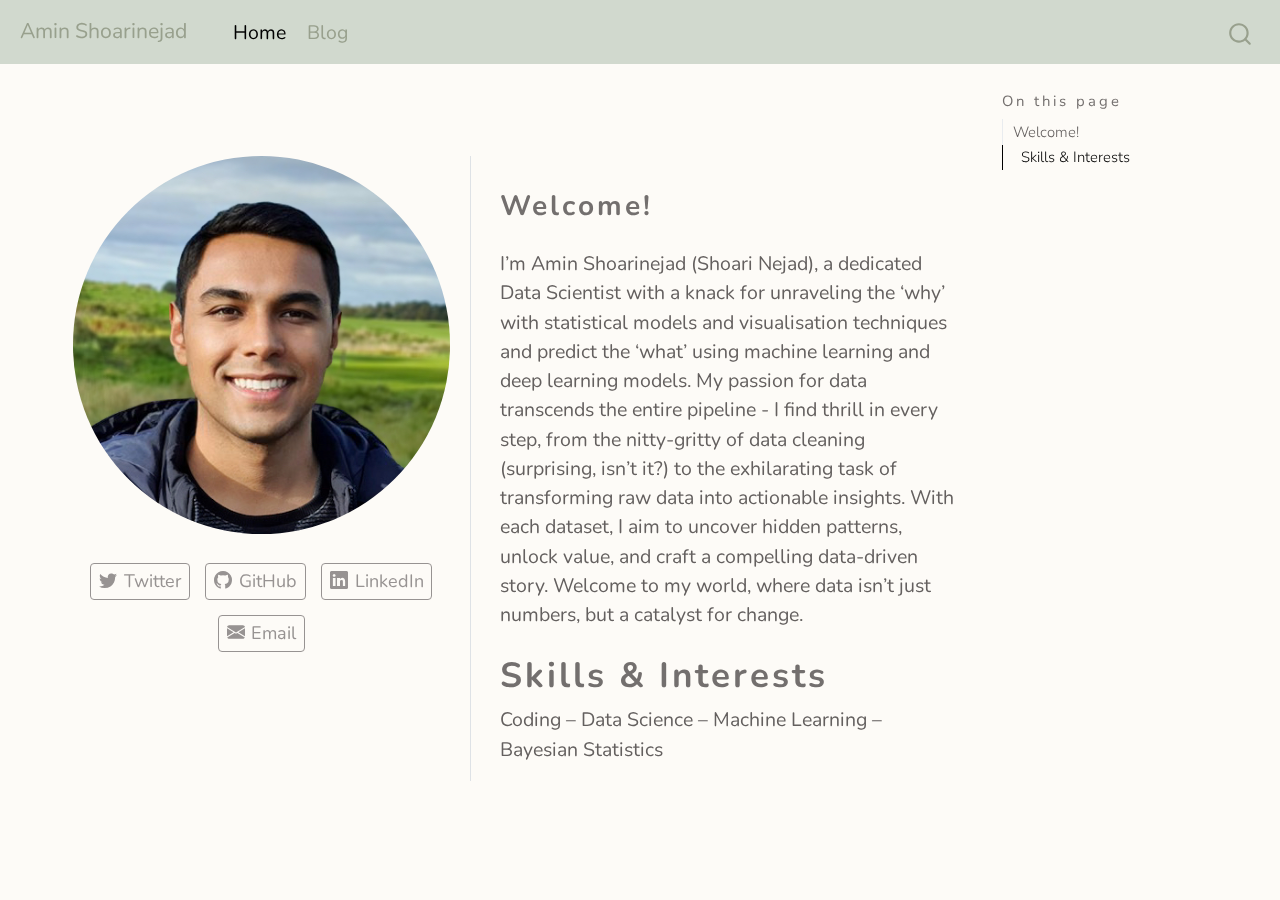
<file: docs/index.html>
<!DOCTYPE html>
<html xmlns="http://www.w3.org/1999/xhtml" lang="en" xml:lang="en"><head>

<meta charset="utf-8">
<meta name="generator" content="quarto-1.3.433">

<meta name="viewport" content="width=device-width, initial-scale=1.0, user-scalable=yes">


<title>Amin Shoarinejad</title>
<style>
code{white-space: pre-wrap;}
span.smallcaps{font-variant: small-caps;}
div.columns{display: flex; gap: min(4vw, 1.5em);}
div.column{flex: auto; overflow-x: auto;}
div.hanging-indent{margin-left: 1.5em; text-indent: -1.5em;}
ul.task-list{list-style: none;}
ul.task-list li input[type="checkbox"] {
  width: 0.8em;
  margin: 0 0.8em 0.2em -1em; /* quarto-specific, see https://github.com/quarto-dev/quarto-cli/issues/4556 */ 
  vertical-align: middle;
}
</style>


<script src="site_libs/quarto-nav/quarto-nav.js"></script>
<script src="site_libs/quarto-nav/headroom.min.js"></script>
<script src="site_libs/clipboard/clipboard.min.js"></script>
<script src="site_libs/quarto-search/autocomplete.umd.js"></script>
<script src="site_libs/quarto-search/fuse.min.js"></script>
<script src="site_libs/quarto-search/quarto-search.js"></script>
<meta name="quarto:offset" content="./">
<script src="site_libs/quarto-html/quarto.js"></script>
<script src="site_libs/quarto-html/popper.min.js"></script>
<script src="site_libs/quarto-html/tippy.umd.min.js"></script>
<link href="site_libs/quarto-html/tippy.css" rel="stylesheet">
<link href="site_libs/quarto-html/quarto-syntax-highlighting.css" rel="stylesheet" id="quarto-text-highlighting-styles">
<script src="site_libs/bootstrap/bootstrap.min.js"></script>
<link href="site_libs/bootstrap/bootstrap-icons.css" rel="stylesheet">
<link href="site_libs/bootstrap/bootstrap.min.css" rel="stylesheet" id="quarto-bootstrap" data-mode="light">
<script id="quarto-search-options" type="application/json">{
  "location": "navbar",
  "copy-button": false,
  "collapse-after": 3,
  "panel-placement": "end",
  "type": "overlay",
  "limit": 20,
  "language": {
    "search-no-results-text": "No results",
    "search-matching-documents-text": "matching documents",
    "search-copy-link-title": "Copy link to search",
    "search-hide-matches-text": "Hide additional matches",
    "search-more-match-text": "more match in this document",
    "search-more-matches-text": "more matches in this document",
    "search-clear-button-title": "Clear",
    "search-detached-cancel-button-title": "Cancel",
    "search-submit-button-title": "Submit",
    "search-label": "Search"
  }
}</script>


</head>

<body class="nav-fixed">

<div id="quarto-search-results"></div>
  <header id="quarto-header" class="headroom fixed-top">
    <nav class="navbar navbar-expand-lg navbar-dark ">
      <div class="navbar-container container-fluid">
      <div class="navbar-brand-container">
    <a class="navbar-brand" href="./index.html">
    <span class="navbar-title">Amin Shoarinejad</span>
    </a>
  </div>
            <div id="quarto-search" class="" title="Search"></div>
          <button class="navbar-toggler" type="button" data-bs-toggle="collapse" data-bs-target="#navbarCollapse" aria-controls="navbarCollapse" aria-expanded="false" aria-label="Toggle navigation" onclick="if (window.quartoToggleHeadroom) { window.quartoToggleHeadroom(); }">
  <span class="navbar-toggler-icon"></span>
</button>
          <div class="collapse navbar-collapse" id="navbarCollapse">
            <ul class="navbar-nav navbar-nav-scroll me-auto">
  <li class="nav-item">
    <a class="nav-link active" href="./index.html" rel="" target="" aria-current="page">
 <span class="menu-text">Home</span></a>
  </li>  
  <li class="nav-item">
    <a class="nav-link" href="./blogs/index.html" rel="" target="">
 <span class="menu-text">Blog</span></a>
  </li>  
</ul>
            <div class="quarto-navbar-tools ms-auto">
</div>
          </div> <!-- /navcollapse -->
      </div> <!-- /container-fluid -->
    </nav>
</header>
<!-- content -->
<div id="quarto-content" class="quarto-container page-columns page-rows-contents page-layout-full page-navbar">
<!-- sidebar -->
<!-- margin-sidebar -->
    <div id="quarto-margin-sidebar" class="sidebar margin-sidebar">
        <nav id="TOC" role="doc-toc" class="toc-active">
    <h2 id="toc-title">On this page</h2>
   
  <ul>
  <li><a href="#welcome" id="toc-welcome" class="nav-link active" data-scroll-target="#welcome">Welcome!</a>
  <ul class="collapse">
  <li><a href="#skills-interests" id="toc-skills-interests" class="nav-link" data-scroll-target="#skills-interests">Skills &amp; Interests</a></li>
  </ul></li>
  </ul>
</nav>
    </div>
<!-- main -->
<main class="content column-page-left" id="quarto-document-content">



<div class="quarto-about-trestles column-page-left">
  <div class="about-entity">
    <img src="images/profiles/amin.jpg" class="about-image
  round " style="height: 10cm; width: 10cm;">
    <div class="about-links">
  <a href="https://twitter.com/ShoarinejadA" class="about-link" rel="" target="">
    <i class="bi bi-twitter"></i>
     <span class="about-link-text">Twitter</span>
  </a>
  <a href="https://github.com/aminsn" class="about-link" rel="" target="">
    <i class="bi bi-github"></i>
     <span class="about-link-text">GitHub</span>
  </a>
  <a href="https://www.linkedin.com/in/amin-shoarinejad/" class="about-link" rel="" target="">
    <i class="bi bi-linkedin"></i>
     <span class="about-link-text">LinkedIn</span>
  </a>
  <a href="mailto:amin.shaorinejad@gmail.com" class="about-link" rel="" target="">
    <i class="bi bi-envelope-fill"></i>
     <span class="about-link-text">Email</span>
  </a>
</div>
  </div>
  <div class="about-contents"><div id="header">
<section id="welcome" class="level2">
<h2 data-anchor-id="welcome">Welcome!</h2>
<p>I’m Amin Shoarinejad (Shoari Nejad), a dedicated Data Scientist with a knack for unraveling the ‘why’ with statistical models and visualisation techniques and predict the ‘what’ using machine learning and deep learning models. My passion for data transcends the entire pipeline - I find thrill in every step, from the nitty-gritty of data cleaning (surprising, isn’t it?) to the exhilarating task of transforming raw data into actionable insights. With each dataset, I aim to uncover hidden patterns, unlock value, and craft a compelling data-driven story. Welcome to my world, where data isn’t just numbers, but a catalyst for change.</p>
<section id="skills-interests" class="level3">
<h3 data-anchor-id="skills-interests">Skills &amp; Interests</h3>
<p> Coding – Data Science – Machine Learning – Bayesian Statistics</p>
</section>
</section>
</div></div>
</div>





</main> <!-- /main -->
<script id="quarto-html-after-body" type="application/javascript">
window.document.addEventListener("DOMContentLoaded", function (event) {
  const toggleBodyColorMode = (bsSheetEl) => {
    const mode = bsSheetEl.getAttribute("data-mode");
    const bodyEl = window.document.querySelector("body");
    if (mode === "dark") {
      bodyEl.classList.add("quarto-dark");
      bodyEl.classList.remove("quarto-light");
    } else {
      bodyEl.classList.add("quarto-light");
      bodyEl.classList.remove("quarto-dark");
    }
  }
  const toggleBodyColorPrimary = () => {
    const bsSheetEl = window.document.querySelector("link#quarto-bootstrap");
    if (bsSheetEl) {
      toggleBodyColorMode(bsSheetEl);
    }
  }
  toggleBodyColorPrimary();  
  const isCodeAnnotation = (el) => {
    for (const clz of el.classList) {
      if (clz.startsWith('code-annotation-')) {                     
        return true;
      }
    }
    return false;
  }
  const clipboard = new window.ClipboardJS('.code-copy-button', {
    text: function(trigger) {
      const codeEl = trigger.previousElementSibling.cloneNode(true);
      for (const childEl of codeEl.children) {
        if (isCodeAnnotation(childEl)) {
          childEl.remove();
        }
      }
      return codeEl.innerText;
    }
  });
  clipboard.on('success', function(e) {
    // button target
    const button = e.trigger;
    // don't keep focus
    button.blur();
    // flash "checked"
    button.classList.add('code-copy-button-checked');
    var currentTitle = button.getAttribute("title");
    button.setAttribute("title", "Copied!");
    let tooltip;
    if (window.bootstrap) {
      button.setAttribute("data-bs-toggle", "tooltip");
      button.setAttribute("data-bs-placement", "left");
      button.setAttribute("data-bs-title", "Copied!");
      tooltip = new bootstrap.Tooltip(button, 
        { trigger: "manual", 
          customClass: "code-copy-button-tooltip",
          offset: [0, -8]});
      tooltip.show();    
    }
    setTimeout(function() {
      if (tooltip) {
        tooltip.hide();
        button.removeAttribute("data-bs-title");
        button.removeAttribute("data-bs-toggle");
        button.removeAttribute("data-bs-placement");
      }
      button.setAttribute("title", currentTitle);
      button.classList.remove('code-copy-button-checked');
    }, 1000);
    // clear code selection
    e.clearSelection();
  });
  function tippyHover(el, contentFn) {
    const config = {
      allowHTML: true,
      content: contentFn,
      maxWidth: 500,
      delay: 100,
      arrow: false,
      appendTo: function(el) {
          return el.parentElement;
      },
      interactive: true,
      interactiveBorder: 10,
      theme: 'quarto',
      placement: 'bottom-start'
    };
    window.tippy(el, config); 
  }
  const noterefs = window.document.querySelectorAll('a[role="doc-noteref"]');
  for (var i=0; i<noterefs.length; i++) {
    const ref = noterefs[i];
    tippyHover(ref, function() {
      // use id or data attribute instead here
      let href = ref.getAttribute('data-footnote-href') || ref.getAttribute('href');
      try { href = new URL(href).hash; } catch {}
      const id = href.replace(/^#\/?/, "");
      const note = window.document.getElementById(id);
      return note.innerHTML;
    });
  }
      let selectedAnnoteEl;
      const selectorForAnnotation = ( cell, annotation) => {
        let cellAttr = 'data-code-cell="' + cell + '"';
        let lineAttr = 'data-code-annotation="' +  annotation + '"';
        const selector = 'span[' + cellAttr + '][' + lineAttr + ']';
        return selector;
      }
      const selectCodeLines = (annoteEl) => {
        const doc = window.document;
        const targetCell = annoteEl.getAttribute("data-target-cell");
        const targetAnnotation = annoteEl.getAttribute("data-target-annotation");
        const annoteSpan = window.document.querySelector(selectorForAnnotation(targetCell, targetAnnotation));
        const lines = annoteSpan.getAttribute("data-code-lines").split(",");
        const lineIds = lines.map((line) => {
          return targetCell + "-" + line;
        })
        let top = null;
        let height = null;
        let parent = null;
        if (lineIds.length > 0) {
            //compute the position of the single el (top and bottom and make a div)
            const el = window.document.getElementById(lineIds[0]);
            top = el.offsetTop;
            height = el.offsetHeight;
            parent = el.parentElement.parentElement;
          if (lineIds.length > 1) {
            const lastEl = window.document.getElementById(lineIds[lineIds.length - 1]);
            const bottom = lastEl.offsetTop + lastEl.offsetHeight;
            height = bottom - top;
          }
          if (top !== null && height !== null && parent !== null) {
            // cook up a div (if necessary) and position it 
            let div = window.document.getElementById("code-annotation-line-highlight");
            if (div === null) {
              div = window.document.createElement("div");
              div.setAttribute("id", "code-annotation-line-highlight");
              div.style.position = 'absolute';
              parent.appendChild(div);
            }
            div.style.top = top - 2 + "px";
            div.style.height = height + 4 + "px";
            let gutterDiv = window.document.getElementById("code-annotation-line-highlight-gutter");
            if (gutterDiv === null) {
              gutterDiv = window.document.createElement("div");
              gutterDiv.setAttribute("id", "code-annotation-line-highlight-gutter");
              gutterDiv.style.position = 'absolute';
              const codeCell = window.document.getElementById(targetCell);
              const gutter = codeCell.querySelector('.code-annotation-gutter');
              gutter.appendChild(gutterDiv);
            }
            gutterDiv.style.top = top - 2 + "px";
            gutterDiv.style.height = height + 4 + "px";
          }
          selectedAnnoteEl = annoteEl;
        }
      };
      const unselectCodeLines = () => {
        const elementsIds = ["code-annotation-line-highlight", "code-annotation-line-highlight-gutter"];
        elementsIds.forEach((elId) => {
          const div = window.document.getElementById(elId);
          if (div) {
            div.remove();
          }
        });
        selectedAnnoteEl = undefined;
      };
      // Attach click handler to the DT
      const annoteDls = window.document.querySelectorAll('dt[data-target-cell]');
      for (const annoteDlNode of annoteDls) {
        annoteDlNode.addEventListener('click', (event) => {
          const clickedEl = event.target;
          if (clickedEl !== selectedAnnoteEl) {
            unselectCodeLines();
            const activeEl = window.document.querySelector('dt[data-target-cell].code-annotation-active');
            if (activeEl) {
              activeEl.classList.remove('code-annotation-active');
            }
            selectCodeLines(clickedEl);
            clickedEl.classList.add('code-annotation-active');
          } else {
            // Unselect the line
            unselectCodeLines();
            clickedEl.classList.remove('code-annotation-active');
          }
        });
      }
  const findCites = (el) => {
    const parentEl = el.parentElement;
    if (parentEl) {
      const cites = parentEl.dataset.cites;
      if (cites) {
        return {
          el,
          cites: cites.split(' ')
        };
      } else {
        return findCites(el.parentElement)
      }
    } else {
      return undefined;
    }
  };
  var bibliorefs = window.document.querySelectorAll('a[role="doc-biblioref"]');
  for (var i=0; i<bibliorefs.length; i++) {
    const ref = bibliorefs[i];
    const citeInfo = findCites(ref);
    if (citeInfo) {
      tippyHover(citeInfo.el, function() {
        var popup = window.document.createElement('div');
        citeInfo.cites.forEach(function(cite) {
          var citeDiv = window.document.createElement('div');
          citeDiv.classList.add('hanging-indent');
          citeDiv.classList.add('csl-entry');
          var biblioDiv = window.document.getElementById('ref-' + cite);
          if (biblioDiv) {
            citeDiv.innerHTML = biblioDiv.innerHTML;
          }
          popup.appendChild(citeDiv);
        });
        return popup.innerHTML;
      });
    }
  }
});
</script>
</div> <!-- /content -->



</body></html>
</file>
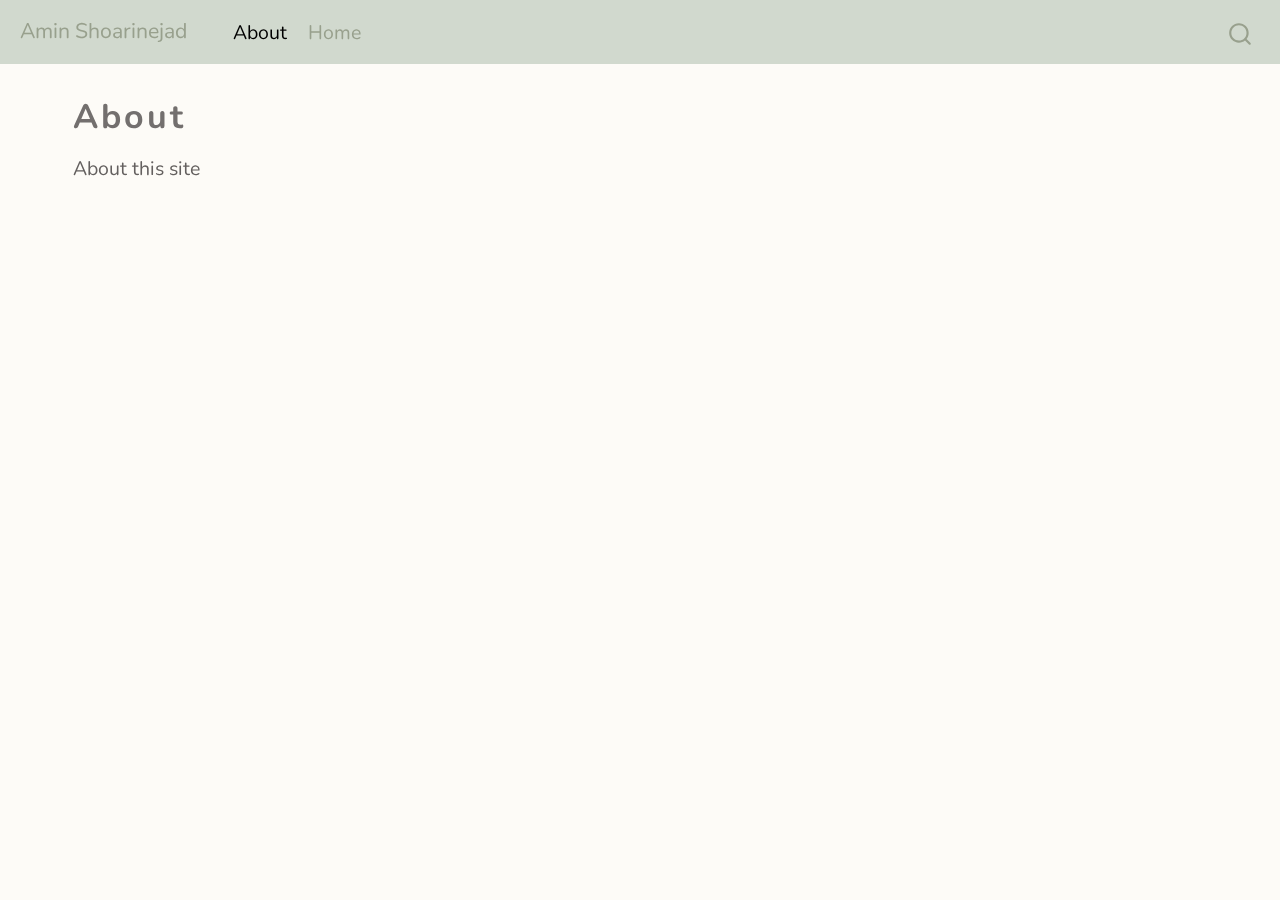
<file: docs/about.html>
<!DOCTYPE html>
<html xmlns="http://www.w3.org/1999/xhtml" lang="en" xml:lang="en"><head>

<meta charset="utf-8">
<meta name="generator" content="quarto-1.3.353">

<meta name="viewport" content="width=device-width, initial-scale=1.0, user-scalable=yes">


<title>Amin Shoarinejad - About</title>
<style>
code{white-space: pre-wrap;}
span.smallcaps{font-variant: small-caps;}
div.columns{display: flex; gap: min(4vw, 1.5em);}
div.column{flex: auto; overflow-x: auto;}
div.hanging-indent{margin-left: 1.5em; text-indent: -1.5em;}
ul.task-list{list-style: none;}
ul.task-list li input[type="checkbox"] {
  width: 0.8em;
  margin: 0 0.8em 0.2em -1em; /* quarto-specific, see https://github.com/quarto-dev/quarto-cli/issues/4556 */ 
  vertical-align: middle;
}
</style>


<script src="site_libs/quarto-nav/quarto-nav.js"></script>
<script src="site_libs/quarto-nav/headroom.min.js"></script>
<script src="site_libs/clipboard/clipboard.min.js"></script>
<script src="site_libs/quarto-search/autocomplete.umd.js"></script>
<script src="site_libs/quarto-search/fuse.min.js"></script>
<script src="site_libs/quarto-search/quarto-search.js"></script>
<meta name="quarto:offset" content="./">
<script src="site_libs/quarto-html/quarto.js"></script>
<script src="site_libs/quarto-html/popper.min.js"></script>
<script src="site_libs/quarto-html/tippy.umd.min.js"></script>
<script src="site_libs/quarto-html/anchor.min.js"></script>
<link href="site_libs/quarto-html/tippy.css" rel="stylesheet">
<link href="site_libs/quarto-html/quarto-syntax-highlighting.css" rel="stylesheet" id="quarto-text-highlighting-styles">
<script src="site_libs/bootstrap/bootstrap.min.js"></script>
<link href="site_libs/bootstrap/bootstrap-icons.css" rel="stylesheet">
<link href="site_libs/bootstrap/bootstrap.min.css" rel="stylesheet" id="quarto-bootstrap" data-mode="light">
<script id="quarto-search-options" type="application/json">{
  "location": "navbar",
  "copy-button": false,
  "collapse-after": 3,
  "panel-placement": "end",
  "type": "overlay",
  "limit": 20,
  "language": {
    "search-no-results-text": "No results",
    "search-matching-documents-text": "matching documents",
    "search-copy-link-title": "Copy link to search",
    "search-hide-matches-text": "Hide additional matches",
    "search-more-match-text": "more match in this document",
    "search-more-matches-text": "more matches in this document",
    "search-clear-button-title": "Clear",
    "search-detached-cancel-button-title": "Cancel",
    "search-submit-button-title": "Submit"
  }
}</script>


</head>

<body class="nav-fixed">

<div id="quarto-search-results"></div>
  <header id="quarto-header" class="headroom fixed-top">
    <nav class="navbar navbar-expand-lg navbar-dark ">
      <div class="navbar-container container-fluid">
      <div class="navbar-brand-container">
    <a class="navbar-brand" href="./index.html">
    <span class="navbar-title">Amin Shoarinejad</span>
    </a>
  </div>
            <div id="quarto-search" class="" title="Search"></div>
          <button class="navbar-toggler" type="button" data-bs-toggle="collapse" data-bs-target="#navbarCollapse" aria-controls="navbarCollapse" aria-expanded="false" aria-label="Toggle navigation" onclick="if (window.quartoToggleHeadroom) { window.quartoToggleHeadroom(); }">
  <span class="navbar-toggler-icon"></span>
</button>
          <div class="collapse navbar-collapse" id="navbarCollapse">
            <ul class="navbar-nav navbar-nav-scroll me-auto">
  <li class="nav-item">
    <a class="nav-link active" href="./about.html" rel="" target="" aria-current="page">
 <span class="menu-text">About</span></a>
  </li>  
  <li class="nav-item">
    <a class="nav-link" href="./index.html" rel="" target="">
 <span class="menu-text">Home</span></a>
  </li>  
</ul>
            <div class="quarto-navbar-tools ms-auto">
</div>
          </div> <!-- /navcollapse -->
      </div> <!-- /container-fluid -->
    </nav>
</header>
<!-- content -->
<div id="quarto-content" class="quarto-container page-columns page-rows-contents page-layout-full page-navbar">
<!-- sidebar -->
<!-- margin-sidebar -->
    <div id="quarto-margin-sidebar" class="sidebar margin-sidebar zindex-bottom">
        
    </div>
<!-- main -->
<main class="content column-page" id="quarto-document-content">

<header id="title-block-header" class="quarto-title-block default">
<div class="quarto-title">
<h1 class="title">About</h1>
</div>



<div class="quarto-title-meta">

    
  
    
  </div>
  

</header>

<p>About this site</p>



</main> <!-- /main -->
<script id="quarto-html-after-body" type="application/javascript">
window.document.addEventListener("DOMContentLoaded", function (event) {
  const toggleBodyColorMode = (bsSheetEl) => {
    const mode = bsSheetEl.getAttribute("data-mode");
    const bodyEl = window.document.querySelector("body");
    if (mode === "dark") {
      bodyEl.classList.add("quarto-dark");
      bodyEl.classList.remove("quarto-light");
    } else {
      bodyEl.classList.add("quarto-light");
      bodyEl.classList.remove("quarto-dark");
    }
  }
  const toggleBodyColorPrimary = () => {
    const bsSheetEl = window.document.querySelector("link#quarto-bootstrap");
    if (bsSheetEl) {
      toggleBodyColorMode(bsSheetEl);
    }
  }
  toggleBodyColorPrimary();  
  const icon = "";
  const anchorJS = new window.AnchorJS();
  anchorJS.options = {
    placement: 'right',
    icon: icon
  };
  anchorJS.add('.anchored');
  const isCodeAnnotation = (el) => {
    for (const clz of el.classList) {
      if (clz.startsWith('code-annotation-')) {                     
        return true;
      }
    }
    return false;
  }
  const clipboard = new window.ClipboardJS('.code-copy-button', {
    text: function(trigger) {
      const codeEl = trigger.previousElementSibling.cloneNode(true);
      for (const childEl of codeEl.children) {
        if (isCodeAnnotation(childEl)) {
          childEl.remove();
        }
      }
      return codeEl.innerText;
    }
  });
  clipboard.on('success', function(e) {
    // button target
    const button = e.trigger;
    // don't keep focus
    button.blur();
    // flash "checked"
    button.classList.add('code-copy-button-checked');
    var currentTitle = button.getAttribute("title");
    button.setAttribute("title", "Copied!");
    let tooltip;
    if (window.bootstrap) {
      button.setAttribute("data-bs-toggle", "tooltip");
      button.setAttribute("data-bs-placement", "left");
      button.setAttribute("data-bs-title", "Copied!");
      tooltip = new bootstrap.Tooltip(button, 
        { trigger: "manual", 
          customClass: "code-copy-button-tooltip",
          offset: [0, -8]});
      tooltip.show();    
    }
    setTimeout(function() {
      if (tooltip) {
        tooltip.hide();
        button.removeAttribute("data-bs-title");
        button.removeAttribute("data-bs-toggle");
        button.removeAttribute("data-bs-placement");
      }
      button.setAttribute("title", currentTitle);
      button.classList.remove('code-copy-button-checked');
    }, 1000);
    // clear code selection
    e.clearSelection();
  });
  function tippyHover(el, contentFn) {
    const config = {
      allowHTML: true,
      content: contentFn,
      maxWidth: 500,
      delay: 100,
      arrow: false,
      appendTo: function(el) {
          return el.parentElement;
      },
      interactive: true,
      interactiveBorder: 10,
      theme: 'quarto',
      placement: 'bottom-start'
    };
    window.tippy(el, config); 
  }
  const noterefs = window.document.querySelectorAll('a[role="doc-noteref"]');
  for (var i=0; i<noterefs.length; i++) {
    const ref = noterefs[i];
    tippyHover(ref, function() {
      // use id or data attribute instead here
      let href = ref.getAttribute('data-footnote-href') || ref.getAttribute('href');
      try { href = new URL(href).hash; } catch {}
      const id = href.replace(/^#\/?/, "");
      const note = window.document.getElementById(id);
      return note.innerHTML;
    });
  }
      let selectedAnnoteEl;
      const selectorForAnnotation = ( cell, annotation) => {
        let cellAttr = 'data-code-cell="' + cell + '"';
        let lineAttr = 'data-code-annotation="' +  annotation + '"';
        const selector = 'span[' + cellAttr + '][' + lineAttr + ']';
        return selector;
      }
      const selectCodeLines = (annoteEl) => {
        const doc = window.document;
        const targetCell = annoteEl.getAttribute("data-target-cell");
        const targetAnnotation = annoteEl.getAttribute("data-target-annotation");
        const annoteSpan = window.document.querySelector(selectorForAnnotation(targetCell, targetAnnotation));
        const lines = annoteSpan.getAttribute("data-code-lines").split(",");
        const lineIds = lines.map((line) => {
          return targetCell + "-" + line;
        })
        let top = null;
        let height = null;
        let parent = null;
        if (lineIds.length > 0) {
            //compute the position of the single el (top and bottom and make a div)
            const el = window.document.getElementById(lineIds[0]);
            top = el.offsetTop;
            height = el.offsetHeight;
            parent = el.parentElement.parentElement;
          if (lineIds.length > 1) {
            const lastEl = window.document.getElementById(lineIds[lineIds.length - 1]);
            const bottom = lastEl.offsetTop + lastEl.offsetHeight;
            height = bottom - top;
          }
          if (top !== null && height !== null && parent !== null) {
            // cook up a div (if necessary) and position it 
            let div = window.document.getElementById("code-annotation-line-highlight");
            if (div === null) {
              div = window.document.createElement("div");
              div.setAttribute("id", "code-annotation-line-highlight");
              div.style.position = 'absolute';
              parent.appendChild(div);
            }
            div.style.top = top - 2 + "px";
            div.style.height = height + 4 + "px";
            let gutterDiv = window.document.getElementById("code-annotation-line-highlight-gutter");
            if (gutterDiv === null) {
              gutterDiv = window.document.createElement("div");
              gutterDiv.setAttribute("id", "code-annotation-line-highlight-gutter");
              gutterDiv.style.position = 'absolute';
              const codeCell = window.document.getElementById(targetCell);
              const gutter = codeCell.querySelector('.code-annotation-gutter');
              gutter.appendChild(gutterDiv);
            }
            gutterDiv.style.top = top - 2 + "px";
            gutterDiv.style.height = height + 4 + "px";
          }
          selectedAnnoteEl = annoteEl;
        }
      };
      const unselectCodeLines = () => {
        const elementsIds = ["code-annotation-line-highlight", "code-annotation-line-highlight-gutter"];
        elementsIds.forEach((elId) => {
          const div = window.document.getElementById(elId);
          if (div) {
            div.remove();
          }
        });
        selectedAnnoteEl = undefined;
      };
      // Attach click handler to the DT
      const annoteDls = window.document.querySelectorAll('dt[data-target-cell]');
      for (const annoteDlNode of annoteDls) {
        annoteDlNode.addEventListener('click', (event) => {
          const clickedEl = event.target;
          if (clickedEl !== selectedAnnoteEl) {
            unselectCodeLines();
            const activeEl = window.document.querySelector('dt[data-target-cell].code-annotation-active');
            if (activeEl) {
              activeEl.classList.remove('code-annotation-active');
            }
            selectCodeLines(clickedEl);
            clickedEl.classList.add('code-annotation-active');
          } else {
            // Unselect the line
            unselectCodeLines();
            clickedEl.classList.remove('code-annotation-active');
          }
        });
      }
  const findCites = (el) => {
    const parentEl = el.parentElement;
    if (parentEl) {
      const cites = parentEl.dataset.cites;
      if (cites) {
        return {
          el,
          cites: cites.split(' ')
        };
      } else {
        return findCites(el.parentElement)
      }
    } else {
      return undefined;
    }
  };
  var bibliorefs = window.document.querySelectorAll('a[role="doc-biblioref"]');
  for (var i=0; i<bibliorefs.length; i++) {
    const ref = bibliorefs[i];
    const citeInfo = findCites(ref);
    if (citeInfo) {
      tippyHover(citeInfo.el, function() {
        var popup = window.document.createElement('div');
        citeInfo.cites.forEach(function(cite) {
          var citeDiv = window.document.createElement('div');
          citeDiv.classList.add('hanging-indent');
          citeDiv.classList.add('csl-entry');
          var biblioDiv = window.document.getElementById('ref-' + cite);
          if (biblioDiv) {
            citeDiv.innerHTML = biblioDiv.innerHTML;
          }
          popup.appendChild(citeDiv);
        });
        return popup.innerHTML;
      });
    }
  }
});
</script>
</div> <!-- /content -->



</body></html>
</file>
<file: docs/site_libs/quarto-html/tippy.css>
.tippy-box[data-animation=fade][data-state=hidden]{opacity:0}[data-tippy-root]{max-width:calc(100vw - 10px)}.tippy-box{position:relative;background-color:#333;color:#fff;border-radius:4px;font-size:14px;line-height:1.4;white-space:normal;outline:0;transition-property:transform,visibility,opacity}.tippy-box[data-placement^=top]>.tippy-arrow{bottom:0}.tippy-box[data-placement^=top]>.tippy-arrow:before{bottom:-7px;left:0;border-width:8px 8px 0;border-top-color:initial;transform-origin:center top}.tippy-box[data-placement^=bottom]>.tippy-arrow{top:0}.tippy-box[data-placement^=bottom]>.tippy-arrow:before{top:-7px;left:0;border-width:0 8px 8px;border-bottom-color:initial;transform-origin:center bottom}.tippy-box[data-placement^=left]>.tippy-arrow{right:0}.tippy-box[data-placement^=left]>.tippy-arrow:before{border-width:8px 0 8px 8px;border-left-color:initial;right:-7px;transform-origin:center left}.tippy-box[data-placement^=right]>.tippy-arrow{left:0}.tippy-box[data-placement^=right]>.tippy-arrow:before{left:-7px;border-width:8px 8px 8px 0;border-right-color:initial;transform-origin:center right}.tippy-box[data-inertia][data-state=visible]{transition-timing-function:cubic-bezier(.54,1.5,.38,1.11)}.tippy-arrow{width:16px;height:16px;color:#333}.tippy-arrow:before{content:"";position:absolute;border-color:transparent;border-style:solid}.tippy-content{position:relative;padding:5px 9px;z-index:1}
</file>
<file: docs/site_libs/quarto-html/quarto-syntax-highlighting.css>
/* quarto syntax highlight colors */
:root {
  --quarto-hl-ot-color: #003B4F;
  --quarto-hl-at-color: #657422;
  --quarto-hl-ss-color: #20794D;
  --quarto-hl-an-color: #5E5E5E;
  --quarto-hl-fu-color: #4758AB;
  --quarto-hl-st-color: #20794D;
  --quarto-hl-cf-color: #003B4F;
  --quarto-hl-op-color: #5E5E5E;
  --quarto-hl-er-color: #AD0000;
  --quarto-hl-bn-color: #AD0000;
  --quarto-hl-al-color: #AD0000;
  --quarto-hl-va-color: #111111;
  --quarto-hl-bu-color: inherit;
  --quarto-hl-ex-color: inherit;
  --quarto-hl-pp-color: #AD0000;
  --quarto-hl-in-color: #5E5E5E;
  --quarto-hl-vs-color: #20794D;
  --quarto-hl-wa-color: #5E5E5E;
  --quarto-hl-do-color: #5E5E5E;
  --quarto-hl-im-color: #00769E;
  --quarto-hl-ch-color: #20794D;
  --quarto-hl-dt-color: #AD0000;
  --quarto-hl-fl-color: #AD0000;
  --quarto-hl-co-color: #5E5E5E;
  --quarto-hl-cv-color: #5E5E5E;
  --quarto-hl-cn-color: #8f5902;
  --quarto-hl-sc-color: #5E5E5E;
  --quarto-hl-dv-color: #AD0000;
  --quarto-hl-kw-color: #003B4F;
}

/* other quarto variables */
:root {
  --quarto-font-monospace: SFMono-Regular, Menlo, Monaco, Consolas, "Liberation Mono", "Courier New", monospace;
}

pre > code.sourceCode > span {
  color: #003B4F;
}

code span {
  color: #003B4F;
}

code.sourceCode > span {
  color: #003B4F;
}

div.sourceCode,
div.sourceCode pre.sourceCode {
  color: #003B4F;
}

code span.ot {
  color: #003B4F;
  font-style: inherit;
}

code span.at {
  color: #657422;
  font-style: inherit;
}

code span.ss {
  color: #20794D;
  font-style: inherit;
}

code span.an {
  color: #5E5E5E;
  font-style: inherit;
}

code span.fu {
  color: #4758AB;
  font-style: inherit;
}

code span.st {
  color: #20794D;
  font-style: inherit;
}

code span.cf {
  color: #003B4F;
  font-style: inherit;
}

code span.op {
  color: #5E5E5E;
  font-style: inherit;
}

code span.er {
  color: #AD0000;
  font-style: inherit;
}

code span.bn {
  color: #AD0000;
  font-style: inherit;
}

code span.al {
  color: #AD0000;
  font-style: inherit;
}

code span.va {
  color: #111111;
  font-style: inherit;
}

code span.bu {
  font-style: inherit;
}

code span.ex {
  font-style: inherit;
}

code span.pp {
  color: #AD0000;
  font-style: inherit;
}

code span.in {
  color: #5E5E5E;
  font-style: inherit;
}

code span.vs {
  color: #20794D;
  font-style: inherit;
}

code span.wa {
  color: #5E5E5E;
  font-style: italic;
}

code span.do {
  color: #5E5E5E;
  font-style: italic;
}

code span.im {
  color: #00769E;
  font-style: inherit;
}

code span.ch {
  color: #20794D;
  font-style: inherit;
}

code span.dt {
  color: #AD0000;
  font-style: inherit;
}

code span.fl {
  color: #AD0000;
  font-style: inherit;
}

code span.co {
  color: #5E5E5E;
  font-style: inherit;
}

code span.cv {
  color: #5E5E5E;
  font-style: italic;
}

code span.cn {
  color: #8f5902;
  font-style: inherit;
}

code span.sc {
  color: #5E5E5E;
  font-style: inherit;
}

code span.dv {
  color: #AD0000;
  font-style: inherit;
}

code span.kw {
  color: #003B4F;
  font-style: inherit;
}

.prevent-inlining {
  content: "</";
}

/*# sourceMappingURL=debc5d5d77c3f9108843748ff7464032.css.map */
</file>
